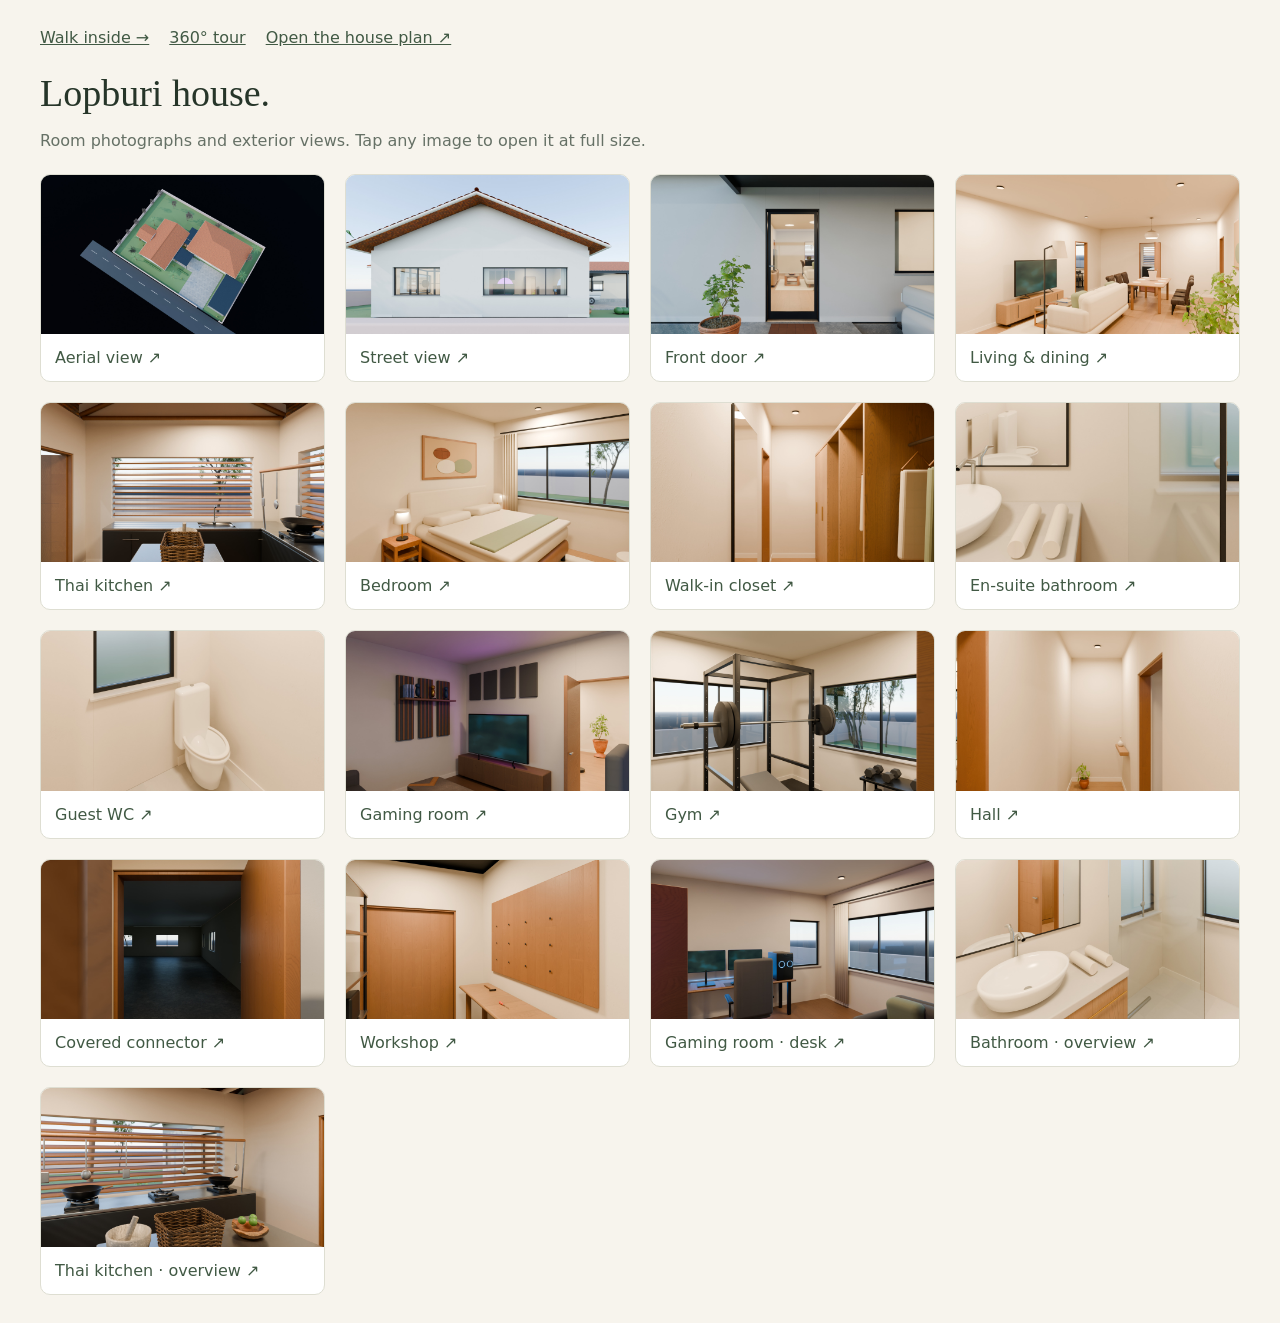
<file: photos.html>
<!doctype html><html lang="en"><head><meta charset="utf-8"><meta name="viewport" content="width=device-width,initial-scale=1"><title>House photographs · Lopburi</title><style>
body{margin:0;background:#f7f4ed;color:#263529;font-family:system-ui,sans-serif}main{max-width:1200px;margin:auto;padding:28px 20px}h1{font:400 38px Georgia,serif;margin:24px 0 12px}p{color:#667166}a{color:#415944}.grid{display:grid;grid-template-columns:repeat(auto-fit,minmax(280px,1fr));gap:20px;margin-top:24px}.photo{display:block;border:1px solid #deded2;border-radius:10px;background:white;overflow:hidden;text-decoration:none}.photo img{display:block;width:100%;height:auto}.photo span{display:block;padding:14px}.links{display:flex;gap:20px;flex-wrap:wrap}
</style></head><body><main><div class="links"><a href="walk/index.html">Walk inside →</a><a href="index.html">360° tour</a><a href="plan_check.png">Open the house plan ↗</a></div><h1>Lopburi house.</h1><p>Room photographs and exterior views. Tap any image to open it at full size.</p><div class="grid"><a class="photo" href="exterior_aerial.jpg"><img loading="lazy" src="exterior_aerial.jpg" alt="Aerial view" width="1920" height="1080"><span>Aerial view ↗</span></a><a class="photo" href="exterior_street.jpg"><img loading="lazy" src="exterior_street.jpg" alt="Street view" width="1920" height="1080"><span>Street view ↗</span></a><a class="photo" href="stills/front_door.jpg"><img loading="lazy" src="stills/front_door.jpg" alt="Front door" width="1920" height="1080"><span>Front door ↗</span></a><a class="photo" href="stills/living.jpg"><img loading="lazy" src="stills/living.jpg" alt="Living & dining" width="1920" height="1080"><span>Living & dining ↗</span></a><a class="photo" href="stills/thai_kitchen.jpg"><img loading="lazy" src="stills/thai_kitchen.jpg" alt="Thai kitchen" width="1920" height="1080"><span>Thai kitchen ↗</span></a><a class="photo" href="stills/bedroom.jpg"><img loading="lazy" src="stills/bedroom.jpg" alt="Bedroom" width="1920" height="1080"><span>Bedroom ↗</span></a><a class="photo" href="stills/closet.jpg"><img loading="lazy" src="stills/closet.jpg" alt="Walk-in closet" width="1920" height="1080"><span>Walk-in closet ↗</span></a><a class="photo" href="stills/bathroom.jpg"><img loading="lazy" src="stills/bathroom.jpg" alt="En-suite bathroom" width="1920" height="1080"><span>En-suite bathroom ↗</span></a><a class="photo" href="stills/guest_wc.jpg"><img loading="lazy" src="stills/guest_wc.jpg" alt="Guest WC" width="1920" height="1080"><span>Guest WC ↗</span></a><a class="photo" href="stills/gaming_room.jpg"><img loading="lazy" src="stills/gaming_room.jpg" alt="Gaming room" width="1920" height="1080"><span>Gaming room ↗</span></a><a class="photo" href="stills/gym.jpg"><img loading="lazy" src="stills/gym.jpg" alt="Gym" width="1920" height="1080"><span>Gym ↗</span></a><a class="photo" href="stills/hall.jpg"><img loading="lazy" src="stills/hall.jpg" alt="Hall" width="1920" height="1080"><span>Hall ↗</span></a><a class="photo" href="stills/connector.jpg"><img loading="lazy" src="stills/connector.jpg" alt="Covered connector" width="1920" height="1080"><span>Covered connector ↗</span></a><a class="photo" href="stills/workshop.jpg"><img loading="lazy" src="stills/workshop.jpg" alt="Workshop" width="1920" height="1080"><span>Workshop ↗</span></a><a class="photo" href="stills/gaming_room_reverse.jpg"><img loading="lazy" src="stills/gaming_room_reverse.jpg" alt="Gaming room · desk" width="1920" height="1080"><span>Gaming room · desk ↗</span></a><a class="photo" href="stills/bathroom_overview.jpg"><img loading="lazy" src="stills/bathroom_overview.jpg" alt="Bathroom · overview" width="1920" height="1080"><span>Bathroom · overview ↗</span></a><a class="photo" href="stills/thai_kitchen_overview.jpg"><img loading="lazy" src="stills/thai_kitchen_overview.jpg" alt="Thai kitchen · overview" width="1920" height="1080"><span>Thai kitchen · overview ↗</span></a></div></main></body></html>
</file>
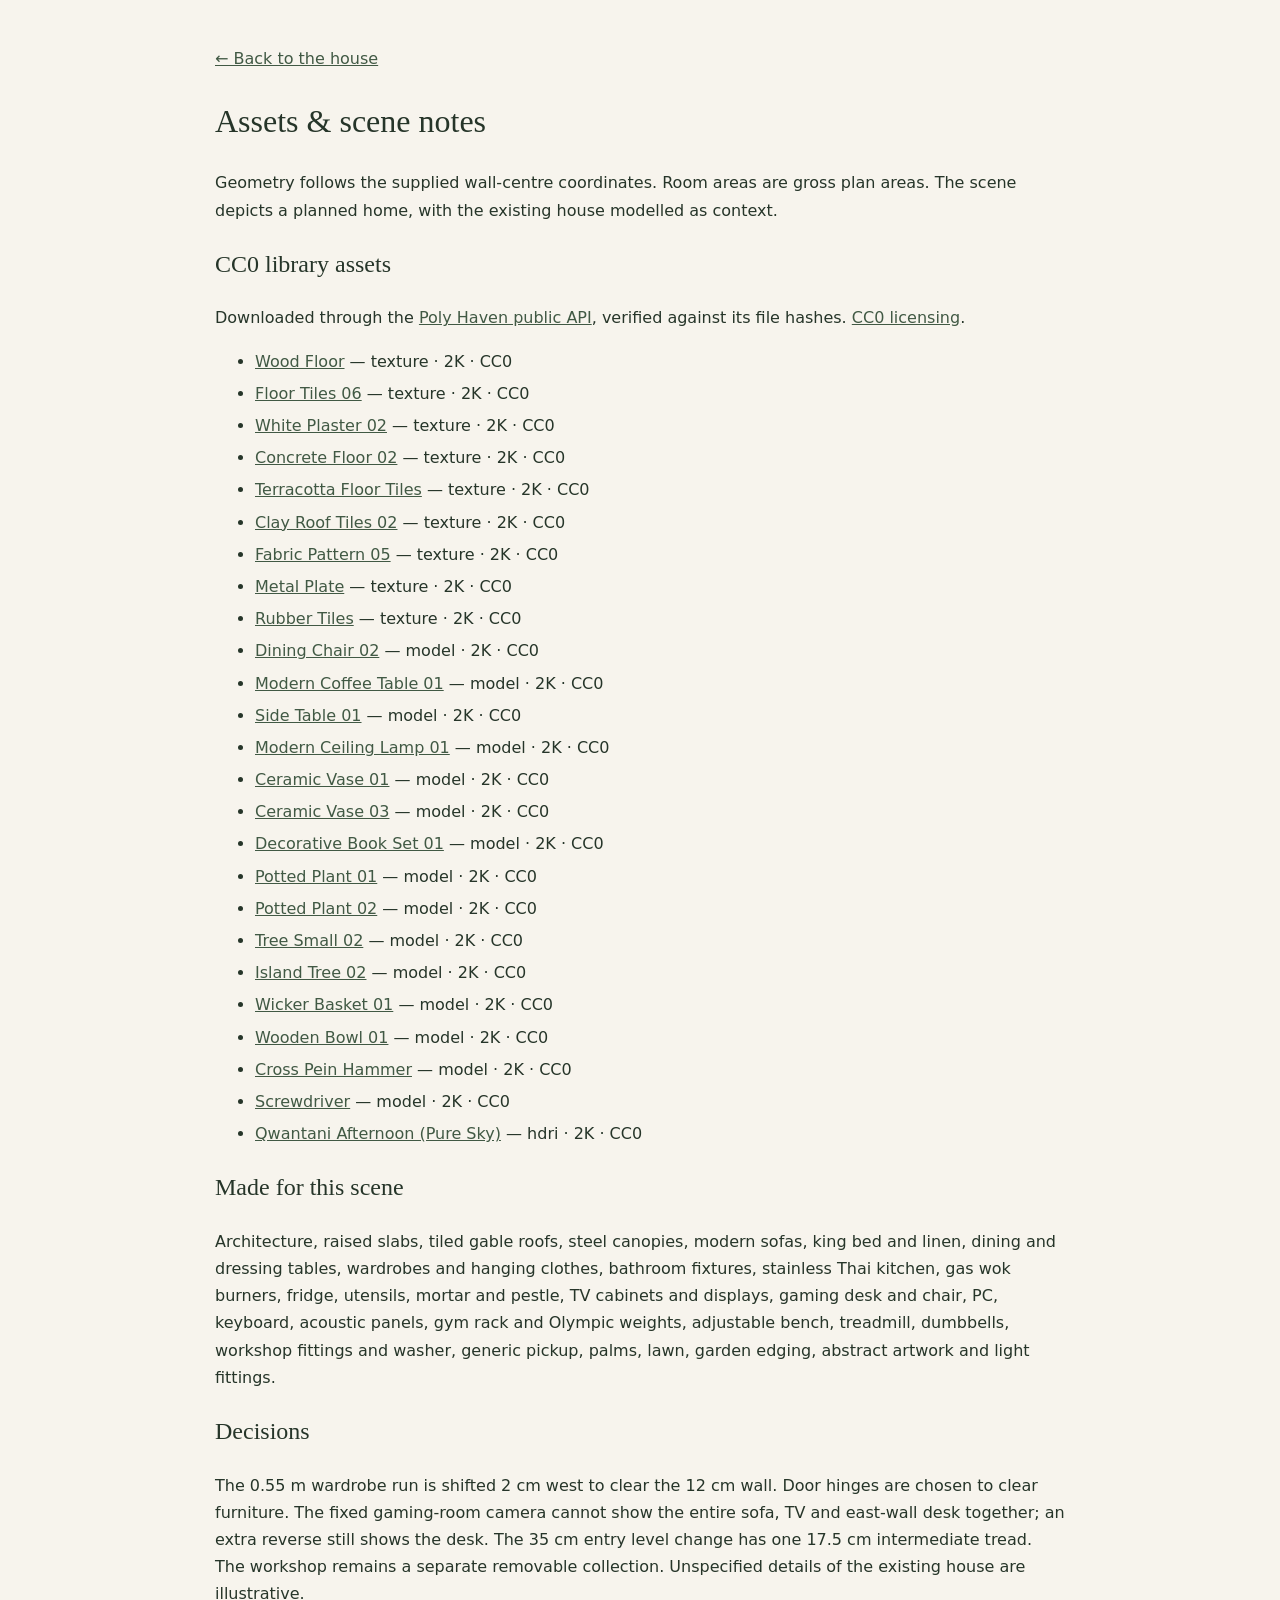
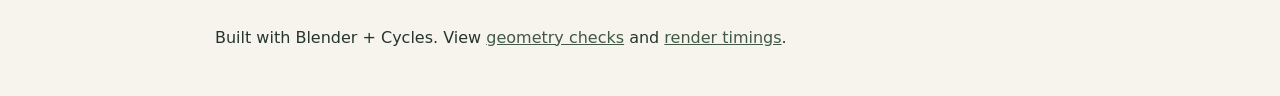
<file: tour/credits.html>
<!doctype html><html lang="en"><meta charset="utf-8"><meta name="viewport" content="width=device-width,initial-scale=1"><title>Assets & notes · Lopburi house</title><style>body{font:16px/1.7 system-ui;background:#f7f4ed;color:#263529;max-width:850px;margin:45px auto;padding:0 24px}a{color:#415944}h1,h2{font-family:Georgia,serif;font-weight:400}li{margin:5px 0}</style><a href="index.html">← Back to the house</a><h1>Assets & scene notes</h1><p>Geometry follows the supplied wall-centre coordinates. Room areas are gross plan areas. The scene depicts a planned home, with the existing house modelled as context.</p><h2>CC0 library assets</h2><p>Downloaded through the <a href="https://api.polyhaven.com">Poly Haven public API</a>, verified against its file hashes. <a href="https://polyhaven.com/license">CC0 licensing</a>.</p><ul><li><a href="https://polyhaven.com/a/wood_floor">Wood Floor</a> — texture · 2K · CC0</li><li><a href="https://polyhaven.com/a/floor_tiles_06">Floor Tiles 06</a> — texture · 2K · CC0</li><li><a href="https://polyhaven.com/a/white_plaster_02">White Plaster 02</a> — texture · 2K · CC0</li><li><a href="https://polyhaven.com/a/concrete_floor_02">Concrete Floor 02</a> — texture · 2K · CC0</li><li><a href="https://polyhaven.com/a/terracotta_floor_tiles">Terracotta Floor Tiles</a> — texture · 2K · CC0</li><li><a href="https://polyhaven.com/a/clay_roof_tiles_02">Clay Roof Tiles 02</a> — texture · 2K · CC0</li><li><a href="https://polyhaven.com/a/fabric_pattern_05">Fabric Pattern 05</a> — texture · 2K · CC0</li><li><a href="https://polyhaven.com/a/metal_plate">Metal Plate</a> — texture · 2K · CC0</li><li><a href="https://polyhaven.com/a/rubber_tiles">Rubber Tiles</a> — texture · 2K · CC0</li><li><a href="https://polyhaven.com/a/dining_chair_02">Dining Chair 02</a> — model · 2K · CC0</li><li><a href="https://polyhaven.com/a/modern_coffee_table_01">Modern Coffee Table 01</a> — model · 2K · CC0</li><li><a href="https://polyhaven.com/a/side_table_01">Side Table 01</a> — model · 2K · CC0</li><li><a href="https://polyhaven.com/a/modern_ceiling_lamp_01">Modern Ceiling Lamp 01</a> — model · 2K · CC0</li><li><a href="https://polyhaven.com/a/ceramic_vase_01">Ceramic Vase 01</a> — model · 2K · CC0</li><li><a href="https://polyhaven.com/a/ceramic_vase_03">Ceramic Vase 03</a> — model · 2K · CC0</li><li><a href="https://polyhaven.com/a/decorative_book_set_01">Decorative Book Set 01</a> — model · 2K · CC0</li><li><a href="https://polyhaven.com/a/potted_plant_01">Potted Plant 01</a> — model · 2K · CC0</li><li><a href="https://polyhaven.com/a/potted_plant_02">Potted Plant 02</a> — model · 2K · CC0</li><li><a href="https://polyhaven.com/a/tree_small_02">Tree Small 02</a> — model · 2K · CC0</li><li><a href="https://polyhaven.com/a/island_tree_02">Island Tree 02</a> — model · 2K · CC0</li><li><a href="https://polyhaven.com/a/wicker_basket_01">Wicker Basket 01</a> — model · 2K · CC0</li><li><a href="https://polyhaven.com/a/wooden_bowl_01">Wooden Bowl 01</a> — model · 2K · CC0</li><li><a href="https://polyhaven.com/a/cross_pein_hammer">Cross Pein Hammer</a> — model · 2K · CC0</li><li><a href="https://polyhaven.com/a/screwdriver">Screwdriver</a> — model · 2K · CC0</li><li><a href="https://polyhaven.com/a/qwantani_afternoon_puresky">Qwantani Afternoon (Pure Sky)</a> — hdri · 2K · CC0</li></ul><h2>Made for this scene</h2><p>Architecture, raised slabs, tiled gable roofs, steel canopies, modern sofas, king bed and linen, dining and dressing tables, wardrobes and hanging clothes, bathroom fixtures, stainless Thai kitchen, gas wok burners, fridge, utensils, mortar and pestle, TV cabinets and displays, gaming desk and chair, PC, keyboard, acoustic panels, gym rack and Olympic weights, adjustable bench, treadmill, dumbbells, workshop fittings and washer, generic pickup, palms, lawn, garden edging, abstract artwork and light fittings.</p><h2>Decisions</h2><p>The 0.55 m wardrobe run is shifted 2 cm west to clear the 12 cm wall. Door hinges are chosen to clear furniture. The fixed gaming-room camera cannot show the entire sofa, TV and east-wall desk together; an extra reverse still shows the desk. The 35 cm entry level change has one 17.5 cm intermediate tread. The workshop remains a separate removable collection. Unspecified details of the existing house are illustrative.</p><p>Built with Blender + Cycles. View <a href="../geometry_audit.json">geometry checks</a> and <a href="../render_times.json">render timings</a>.</p></html>
</file>
